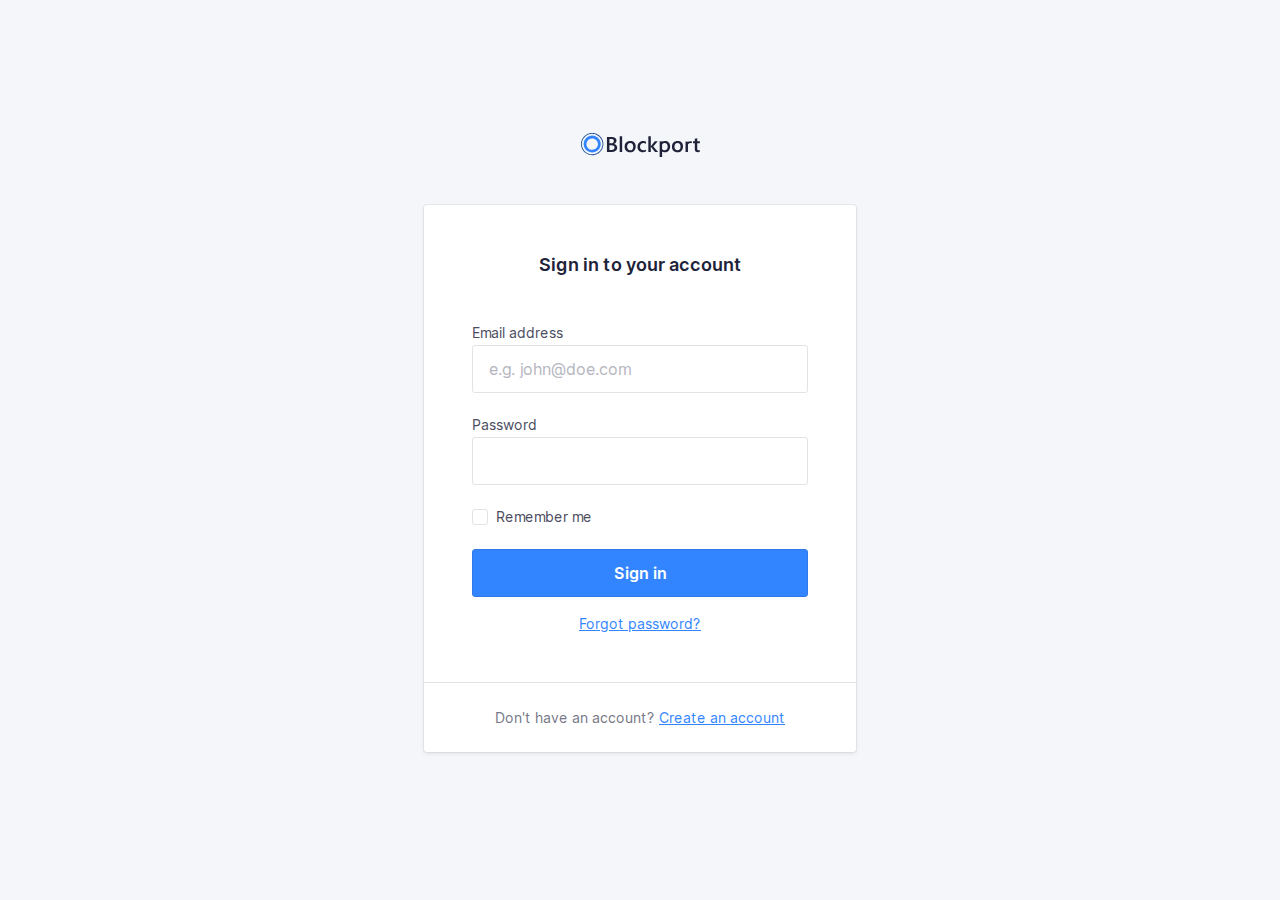
<file: index.html>
<!DOCTYPE html>
<html lang="en">
  <head>
    <meta charset="utf-8" />
    <meta http-equiv="x-ua-compatible" content="ie=edge" />
    <title>Blockport - Sign in</title>
    <meta name="description" content="This is my HTML5 boilerplate." />
    <meta name="viewport" content="width=device-width, initial-scale=1.0" />
    <meta name="theme-color" content="#e85e00" />

    <link rel="icon" href="favicon.svg" />
    <link rel="apple-touch-icon" href="apple-touch-icon.png" />
    <link rel="manifest" href="manifest.json" />

    <link rel="stylesheet" href="css/normalize.css" />
    <link rel="stylesheet" href="css/screen.css" />
  </head>

  <body>
    <section class="o-row o-row--lg o-row--login">
      <div class="o-container u-max-width-xs">
        <h1 class="c-logo">
          <svg class="c-logo__symbol" viewBox="0 0 119 24" xmlns="http://www.w3.org/2000/svg">
            <title>Blockport</title>
            <path
              class="c-logo__path c-logo__path--1"
              d="M25.9496128,18.9917356 L25.9496128,4.04231406 L30.7396633,4.04231406 C32.19945,4.04231406 33.3560606,4.35834712 34.2094949,4.99041321 C35.0252057,5.55089835 35.5052521,6.4769114 35.4896465,7.4598347 C35.5056187,8.25676883 35.2485893,9.03557965 34.7604209,9.6694215 C34.2511175,10.3119823 33.5500641,10.7791057 32.7570539,11.0042975 L32.7570539,11.0459504 C33.6957957,11.1207168 34.5764055,11.5260387 35.2392256,12.1884297 C35.8602694,12.8310744 36.1707912,13.6667769 36.1707912,14.6955372 C36.1979832,15.9155062 35.6268682,17.0730015 34.6382155,17.8016529 C33.6205051,18.5950413 32.3363468,18.9917356 30.7857407,18.9917356 L25.9496128,18.9917356 Z M41.1511616,18.9918689 L38.6990404,18.9918689 L38.6990404,3.18727869 L41.1511616,3.18727869 L41.1511616,18.9918689 Z M49.1105387,19.2396694 C47.4477441,19.2396694 46.1195118,18.741157 45.1258418,17.7441322 C44.1321717,16.7471074 43.6360046,15.4247934 43.6373401,13.7771901 C43.6373401,11.9841322 44.1548767,10.5838017 45.1899495,9.57619833 C46.2250223,8.56859504 47.6200337,8.06479338 49.3749832,8.06479338 C51.0591469,8.06479338 52.3720202,8.55471073 53.3136027,9.53454547 C54.2551852,10.5143802 54.7226376,11.8730579 54.7159596,13.6105785 C54.7159596,15.313719 54.2091077,16.677686 53.195404,17.7024794 C52.1817003,18.7272727 50.8200787,19.2396694 49.1105387,19.2396694 Z M64.9231145,18.4998347 C63.986548,19.011405 62.9292595,19.2667693 61.8599663,19.2396694 C60.2572727,19.2396694 58.9657689,18.7444628 57.9854545,17.7540496 C57.0051402,16.7636364 56.5136477,15.4796694 56.5109764,13.9021488 C56.5109764,12.1434711 57.0385299,10.7312397 58.0936364,9.66545453 C59.1487429,8.59966942 60.5611166,8.0661157 62.3307576,8.06479338 C63.2258904,8.04636779 64.1144193,8.22027864 64.9351347,8.57454547 L64.9351347,10.8277686 C64.2490961,10.2941313 63.4035149,10.0011171 62.5310943,9.99471073 C61.5738178,9.96365776 60.6492491,10.3415166 59.9928283,11.0320661 C59.3330526,11.7236364 59.003165,12.6287603 59.003165,13.747438 C59.003165,14.8661157 59.3136869,15.7381818 59.9347306,16.3636364 C60.5557744,17.0023141 61.3891751,17.3216529 62.4349327,17.3216529 C63.3470917,17.3090469 64.2260005,16.9806241 64.9191077,16.3933884 L64.9191077,18.4998347 L64.9231145,18.4998347 Z M77.1256229,18.9918689 L74.0304209,18.9918689 L69.8393771,13.8605902 L69.7973064,13.8605902 L69.7973064,18.9918689 L67.3451852,18.9918689 L67.3451852,3.18727869 L69.7973064,3.18727869 L69.7973064,13.2039344 L69.8393771,13.2039344 L73.7980303,8.31462295 L76.7349663,8.31462295 L72.2814815,13.4718689 L77.1256229,18.9918689 Z M118.81569,18.8747107 C118.223016,19.1343064 117.578072,19.2557712 116.930522,19.2297521 C114.839007,19.2297521 113.793249,18.2380165 113.793249,16.2545455 L113.793249,10.2128926 L111.990219,10.2128926 L111.990219,8.31669423 L113.793249,8.31669423 L113.793249,5.84528927 L116.235354,5.15702479 L116.235354,8.31669423 L118.81569,8.31669423 L118.81569,10.2128926 L116.235354,10.2128926 L116.235354,15.5504132 C116.235354,16.1824793 116.351549,16.6340496 116.583939,16.905124 C116.81633,17.1761983 117.202312,17.3084298 117.741886,17.3018182 C118.130518,17.3099664 118.50999,17.1844984 118.81569,16.9467769 L118.81569,18.8647934 L118.81569,18.8747107 Z M109.678333,8.12826445 C110.052664,8.12904551 110.426384,8.1582218 110.796212,8.21553718 L110.796212,10.2961983 C110.392833,10.129817 109.958979,10.0480952 109.522071,10.0561983 C108.65244,10.0185786 107.815007,10.3854441 107.258266,11.0479339 C107.143588,11.1960713 107.043624,11.3548242 106.959764,11.5219835 L106.959764,18.9917356 L104.519663,18.9917356 L104.519663,8.37818184 L106.959764,8.66776859 L106.959764,8.67768594 C107.814579,8.30025824 108.742499,8.11272598 109.678333,8.12826445 Z M96.4320707,19.2396694 C94.7692761,19.2396694 93.4410438,18.741157 92.4473737,17.7441322 C91.4537037,16.7471074 90.9575366,15.4247934 90.9588721,13.7771901 C90.9588721,11.9841322 91.4764087,10.5838017 92.5114815,9.57619833 C93.5465543,8.56859504 94.9415657,8.06479338 96.6965152,8.06479338 C98.3806789,8.06479338 99.6935522,8.55471073 100.635135,9.53454547 C101.576717,10.5143802 102.04417,11.8730579 102.037492,13.6105785 C102.037492,15.313719 101.53064,16.677686 100.516936,17.7024794 C99.5032323,18.7272727 98.1416107,19.2396694 96.4320707,19.2396694 Z M87.7494781,9.53454547 C88.6883893,10.5157025 89.1578451,11.873719 89.1578451,13.608595 C89.1591806,15.3117355 88.6523287,16.6757025 87.6372896,17.7004959 C86.6222504,18.7252892 85.258625,19.2376859 83.5464141,19.2376859 C82.7065422,19.2489838 81.8737089,19.0847473 81.1023064,18.7557025 L81.1023064,23.8968595 L78.6622054,23.8968595 L78.6622054,8.31471073 L81.1023064,8.60429752 C81.9552279,8.23296681 82.8792553,8.04891403 83.8108586,8.06479338 C85.5017003,8.06479338 86.8145736,8.55471073 87.7494781,9.53454547 Z M96.5422559,9.99471073 C95.6726247,9.95709108 94.8351921,10.3239565 94.2784512,10.9864463 C93.7241864,11.6476033 93.4470539,12.5580165 93.4470539,13.7176859 C93.4470539,14.8363636 93.7275253,15.7170248 94.288468,16.3596694 C94.8529651,17.0028668 95.6823515,17.3568733 96.5422559,17.3216529 C97.5038721,17.3216529 98.2424466,17.0056198 98.7579798,16.3735537 C99.273513,15.7414876 99.5366216,14.8416529 99.5473064,13.6740496 C99.5473064,12.4998347 99.28954,11.5927273 98.7740067,10.9527273 C98.2584735,10.3127273 97.5145568,9.99338845 96.5422559,9.99471073 Z M28.4438047,6.03570248 L28.4438047,10.286281 L30.0645286,10.286281 C30.9353255,10.286281 31.6178058,10.0833058 32.1119697,9.67735538 C32.6061335,9.27140494 32.8532155,8.69619836 32.8532155,7.95173555 C32.8532155,6.67305785 31.9897643,6.03371902 30.262862,6.03371902 L28.4418013,6.03371902 L28.4438047,6.03570248 Z M28.4438047,12.2796694 L28.4438047,17.0082644 L30.5813973,17.0082644 C31.5163019,17.0082644 32.237514,16.7947108 32.7450337,16.3676033 C33.2602043,15.9259125 33.5416601,15.2742418 33.5083165,14.6003306 C33.5083165,13.0505785 32.4238271,12.2757025 30.2548485,12.2757025 L28.4518182,12.2757025 L28.4438047,12.2796694 Z M49.226734,9.99471073 C48.3571028,9.95709108 47.5196702,10.3239565 46.9629293,10.9864463 C46.4086646,11.6476033 46.131532,12.5580165 46.131532,13.7176859 C46.131532,14.8363636 46.4120034,15.7170248 46.9729461,16.3596694 C47.5370578,17.0036033 48.3664998,17.3583638 49.226734,17.3236364 C50.1883502,17.3236364 50.9269247,17.0076033 51.4424579,16.3755372 C51.9579912,15.7434711 52.2157576,14.8436364 52.2157576,13.6760331 C52.2157576,12.5018182 51.9579912,11.5947107 51.4424579,10.9547107 C50.9269247,10.3147108 50.1883502,9.99471073 49.226734,9.99471073 Z M85.8803367,16.3735537 C86.3958699,15.738843 86.6543043,14.8390083 86.6556397,13.6740496 C86.6556397,12.4985124 86.3978733,11.591405 85.8823401,10.9527273 C85.3668068,10.3140496 84.6282323,9.99471073 83.6666162,9.99471073 C82.796985,9.95709108 81.9595523,10.3239565 81.4028114,10.9864463 C81.2895823,11.124335 81.1896456,11.2724196 81.1043098,11.4287603 L81.1043098,15.9153719 C81.6149937,16.8312057 82.6094895,17.3774459 83.6646128,17.3216529 C84.626229,17.3216529 85.3648035,17.0056198 85.8803367,16.3735537 Z"
            ></path>
            <path
              class="c-logo__path c-logo__path--2"
              d="M11.1988215,19.5867769 C7.72899435,19.5891833 4.59940205,17.5218316 3.26949789,14.3488101 C1.93959376,11.1757885 2.67130845,7.5220381 5.12341434,5.09144786 C7.57552021,2.66085764 11.2650639,1.93214337 14.4714645,3.24513351 C17.6778651,4.55812363 19.7696074,7.65421885 19.771229,11.0895868 C19.7679239,15.7772288 15.9334776,19.5780304 11.1988215,19.5867769 Z M11.1988215,5.38314051 C8.86509736,5.38073339 6.75988968,6.77093308 5.86550131,8.90506387 C4.97111293,11.0391947 5.46382249,13.496632 7.11372873,15.1307206 C8.76363496,16.7648092 11.2455511,17.2534798 13.4013998,16.3687158 C15.5572486,15.4839518 16.962125,13.4001349 16.9605051,11.0895868 C16.9572,7.93949107 14.3805102,5.38572999 11.1988215,5.37917355 L11.1988215,5.38314051 Z"
            ></path>
            <path
              class="c-logo__path c-logo__path--3"
              d="M21.2917845,15.8796694 C21.3118182,15.8380165 21.3358586,15.8023141 21.3558923,15.7606612 C22.6443671,13.0744887 22.7786498,9.98607785 21.7280964,7.20021549 C20.6775431,4.41435317 18.5317957,2.16875244 15.7805219,0.975867769 L15.7805219,0.96 C15.6683333,0.910413222 15.5541414,0.874710744 15.4419529,0.82909091 C15.2937037,0.767603308 15.1434512,0.710082645 14.9931987,0.656528927 C14.792862,0.583140496 14.5925253,0.517685949 14.378165,0.458181816 C14.2319192,0.414545453 14.0856734,0.374876033 13.9394276,0.337190082 C13.7203928,0.281652893 13.501358,0.23338843 13.2823232,0.192396694 C13.1480976,0.16661157 13.0138721,0.144793388 12.8816498,0.124958678 C12.6546016,0.0905785125 12.4275533,0.0634710744 12.2005051,0.0436363637 C12.0762963,0.0337190082 11.9500842,0.0238016529 11.8258754,0.0178512397 C11.5881425,0.00462809917 11.3510774,-0.000661157024 11.1146801,0.00198347107 C10.988468,0.00198347107 10.8622559,0.00198347107 10.7380471,0.0119008265 C10.5076599,0.0218181818 10.2792761,0.0376859504 10.0528956,0.0614876034 C9.9146633,0.0753719009 9.77843434,0.0932231406 9.64220539,0.113057851 C9.44186869,0.142809918 9.22350168,0.176528926 9.01715488,0.218181818 C8.86089226,0.249917356 8.70462963,0.283636364 8.548367,0.321322314 C8.39210438,0.359008265 8.18575758,0.412561983 8.00745791,0.466115701 C7.82915825,0.519669423 7.65286195,0.577190081 7.47656566,0.638677688 C7.30026936,0.70016529 7.17405724,0.747768594 7.02580808,0.807272727 C6.82547138,0.884628098 6.63715488,0.969917355 6.44483165,1.05719008 C6.31861953,1.11471074 6.19441077,1.17421488 6.07220539,1.23768595 C5.87186869,1.34082644 5.67153199,1.45190082 5.47119529,1.56694215 C5.36301347,1.63041322 5.25683502,1.69586777 5.15065657,1.76528926 C4.95165543,1.89752066 4.75666107,2.02975207 4.5656734,2.16198347 C4.46416949,2.23603306 4.36400114,2.31140496 4.26516835,2.38809918 C4.07952302,2.52958678 3.89721661,2.67834711 3.71824916,2.83438017 C3.61607744,2.92363636 3.51791246,3.0168595 3.41774411,3.11008265 C3.25747475,3.26347108 3.10121212,3.42214876 2.94895623,3.5861157 C2.84678451,3.69719008 2.74861953,3.81024794 2.64845118,3.92528926 C2.51021886,4.08793389 2.37599327,4.25454547 2.24777778,4.42512397 C2.15161616,4.55206611 2.05946128,4.68099175 1.96930976,4.82181816 C1.90119529,4.92099175 1.82506734,5.0201653 1.75895623,5.11537188 C1.69284512,5.2105785 1.65878788,5.29190081 1.60670034,5.37917355 C1.53457912,5.49818184 1.46446128,5.61917355 1.40636364,5.74214876 C1.28415825,5.96231406 1.16796296,6.18446282 1.06178451,6.40859504 C1.02372054,6.44826445 0.995673401,6.49586778 0.981649832,6.54148761 C0.967626263,6.58710744 0.939579125,6.65454547 0.915538721,6.71008265 C0.808692479,6.95471075 0.711863077,7.20132232 0.625050505,7.44991735 C0.588989899,7.55438018 0.55426487,7.65884298 0.520875421,7.76330577 C0.444747475,8.00528927 0.377968575,8.24793388 0.320538721,8.49123966 C0.291156005,8.61157023 0.263776655,8.73190084 0.238400673,8.85223141 C0.191655443,9.07966942 0.152255892,9.30710742 0.12020202,9.53454547 C0.10016835,9.67338842 0.0821380471,9.81024795 0.0681144781,9.9490909 C0.0460774411,10.1613223 0.0320538721,10.3715703 0.022037037,10.5838017 C0.022037037,10.7365289 0.010016835,10.8872727 0.010016835,11.04 C0.010016835,11.2383471 0.010016835,11.4366942 0.026043771,11.6350413 C0.026043771,11.7917356 0.0440740741,11.9484297 0.0580976431,12.105124 C0.0761279461,12.3034711 0.104175084,12.5018182 0.132222222,12.7001653 C0.146245791,12.8429752 0.18030303,13.0036364 0.2003367,13.1543802 C0.238400673,13.3527273 0.286481481,13.5510744 0.336565657,13.7494215 C0.380639731,13.8961983 0.406683502,14.0330579 0.446750842,14.1758678 C0.506851852,14.3742149 0.576969697,14.5844628 0.647087542,14.7867769 C0.693164983,14.9157025 0.739242424,15.0446281 0.789326599,15.1715703 C0.871464646,15.3699174 0.963619529,15.5801653 1.05777778,15.7804959 C1.11387205,15.8995041 1.16996633,16.0185124 1.23006734,16.1355372 C1.33223906,16.3338843 1.44242424,16.5322314 1.55461279,16.7166942 C1.62473064,16.8357025 1.69484848,16.9527273 1.76897306,17.0677686 C1.88316498,17.2442975 2.00537037,17.4168595 2.12957912,17.587438 C2.21973064,17.7123967 2.31188552,17.8353719 2.40804714,17.9563636 C2.50420875,18.0773554 2.65646465,18.2519008 2.78468013,18.3966942 C2.91289562,18.5414876 3.02308081,18.6644628 3.14929293,18.7933884 C3.27550505,18.9223141 3.3876936,19.027438 3.51190236,19.1424794 C3.63611111,19.2575206 3.81841751,19.4241322 3.98069024,19.5590082 C4.09287879,19.6522314 4.20907407,19.7434711 4.32727273,19.8327273 C4.50957912,19.9735537 4.69388889,20.1084297 4.88621212,20.2294215 C4.9362963,20.2631405 4.98037037,20.3008265 5.03045455,20.3345455 C7.52290169,21.989742 10.5859073,22.5756212 13.5217147,21.9587191 C16.4575222,21.3418171 19.0161165,19.5746694 20.6146465,17.0598347 L20.6266667,17.0598347 C20.6647306,17.0003306 20.6947811,16.9368595 20.7328451,16.8753719 C20.8149832,16.7424794 20.8911111,16.6036364 20.9692424,16.4647934 C21.0854377,16.2763636 21.1936195,16.08 21.2917845,15.8796694 Z M6.96771044,20.4198347 C6.40765296,20.1694737 5.87129224,19.8701033 5.36501684,19.5252893 C5.18671717,19.4042975 5.01442761,19.2773554 4.84614478,19.1464463 C4.73996633,19.065124 4.63378788,18.9818182 4.53161616,18.8965289 C4.38136364,18.7715703 4.23912458,18.6406612 4.09888889,18.5097521 C3.9586532,18.378843 3.87451178,18.2995041 3.76632997,18.1884297 C3.65814815,18.0773554 3.53794613,17.9444628 3.42976431,17.8214876 C3.32158249,17.6985124 3.19737374,17.5557025 3.08718855,17.4247934 C2.97700337,17.2938843 2.91489899,17.1986777 2.83075758,17.0836364 C2.71656566,16.9249587 2.60237374,16.766281 2.49819865,16.6036364 C2.43008418,16.4965289 2.36597643,16.3894215 2.29786195,16.2803306 C2.19368687,16.1038017 2.09752525,15.9252893 1.9973569,15.7447934 C1.94126263,15.6376859 1.89117845,15.528595 1.83909091,15.4195041 C1.7609596,15.2231405 1.67681818,15.0386777 1.60069024,14.8482644 C1.55461279,14.7332231 1.51454545,14.6161983 1.47247475,14.501157 C1.40436027,14.3127273 1.34025253,14.1242975 1.28415825,13.9319008 C1.24609428,13.8029752 1.2140404,13.6760331 1.18198653,13.5490909 C1.13590909,13.3626446 1.09183502,13.1761983 1.05577441,12.9897521 C1.02973064,12.8429752 1.0076936,12.7140496 0.981649832,12.5771901 C0.953602694,12.3927273 0.92956229,12.2082644 0.911531987,12.0218182 C0.897508418,11.8809918 0.889494949,11.7401653 0.881481481,11.5993388 C0.881481481,11.4109091 0.865454545,11.2224794 0.865454545,11.0340496 C0.865454545,10.8971901 0.865454545,10.7603306 0.877474747,10.6254545 C0.877474747,10.4271074 0.899511785,10.2287603 0.919545455,10.0304132 C0.931565657,9.90743803 0.94959596,9.78247936 0.965622896,9.65950414 C0.995673401,9.44528927 1.03173401,9.23107436 1.07580808,9.01884299 C1.09784512,8.91173555 1.12188552,8.80462812 1.14792929,8.69950414 C1.20402357,8.47074382 1.27080247,8.24330577 1.34826599,8.01719009 C1.37764871,7.9246281 1.408367,7.83206612 1.44042088,7.73950414 C1.52189113,7.50545453 1.61204265,7.2740496 1.71087542,7.04528927 C1.75094276,6.95206611 1.7910101,6.86082645 1.83508418,6.76958679 C1.93525253,6.55537188 2.03542088,6.3490909 2.15762626,6.14479338 C2.21973064,6.03570248 2.27983165,5.92661158 2.34594276,5.81752064 C2.45412458,5.63900825 2.5683165,5.46644628 2.68651515,5.29586778 C2.7686532,5.17685949 2.85279461,5.0598347 2.93893939,4.94479338 C3.06047699,4.7847934 3.18602133,4.62876031 3.31557239,4.47669423 C3.40505612,4.36826447 3.49520763,4.26710742 3.58602694,4.17322312 C3.73026936,4.01983471 3.87718294,3.86842975 4.02676768,3.71900826 C4.11491582,3.63438017 4.20506734,3.55173554 4.29722222,3.47107438 C4.46016275,3.32694215 4.62710998,3.18809917 4.79806397,3.05454545 C4.88754769,2.98446281 4.978367,2.91834711 5.07052189,2.85619835 C5.24815375,2.72396694 5.42912458,2.60099173 5.61343434,2.48727273 C5.71093152,2.42512397 5.80909651,2.36561983 5.90792929,2.30876033 C6.09090349,2.20165289 6.27654882,2.09983471 6.46486532,2.00330579 C6.57705387,1.94644628 6.69057799,1.89157025 6.80543771,1.83867769 C6.98306957,1.75669422 7.16203704,1.67933884 7.34234007,1.60661157 C7.47589785,1.55239669 7.61413018,1.50082645 7.75703704,1.45190082 C7.91864196,1.39504132 8.08225029,1.34214876 8.24786195,1.29322314 C8.41347361,1.24429752 8.57975307,1.2 8.74670034,1.16033058 C8.8896072,1.12595041 9.03318182,1.09421488 9.17742424,1.06512397 C9.36841191,1.02677686 9.56073514,0.994380165 9.75439394,0.967933885 C9.87993826,0.950743802 10.0061504,0.934876033 10.1330303,0.920330577 C10.3440516,0.899173554 10.5557407,0.883966942 10.7680976,0.874710744 L11.1126768,0.874710744 C11.3317116,0.874710744 11.5514141,0.880000001 11.7717845,0.890578513 L12.1143603,0.914380167 C12.3307239,0.932892563 12.5464197,0.958677687 12.7614478,0.991735538 C12.8829854,1.01024793 13.004523,1.0307438 13.1260606,1.05322314 C13.330404,1.09157025 13.5347475,1.13652893 13.7390909,1.18809918 C13.8713131,1.22181818 14.0035354,1.25752066 14.1397643,1.29719008 C14.3320875,1.35404959 14.523743,1.41619835 14.7147306,1.48363636 C14.8509596,1.53322314 14.9851852,1.58479339 15.115404,1.64033058 C17.755199,2.69780719 19.8336285,4.79210648 20.8551251,7.42387715 C21.8766218,10.0556478 21.7496417,12.9890377 20.5044613,15.5246281 C20.4123064,15.7229752 20.3041246,15.8975206 20.207963,16.08 C20.1378451,16.2029752 20.0697306,16.3279339 19.9956061,16.4489256 C17.2731751,20.8198837 11.7011151,22.517402 6.96771044,20.4178512 L6.96771044,20.4198347 Z"
            ></path>
          </svg>
        </h1>
        <form class="c-card" action="#">
          <div class="c-card__body">
            <h2 class="c-card__title">Sign in to your account</h2>
            <p class="c-form-field">
              <label class="c-label" for="username"> Email address </label>
              <input
                class="c-input"
                type="email"
                name="username"
                id="username"
                placeholder="e.g. john@doe.com"
                required
              />
            </p>
            <p class="c-form-field">
              <label class="c-label" for="password"> Password </label>
              <input class="c-input" type="password" name="password" id="password" required />
            </p>
            <p class="c-form-field c-form-field--option">
              <input
                class="o-hide-accessible c-option c-option--hidden"
                type="checkbox"
                id="rememberme"
              />
              <label class="c-label c-label--option c-custom-option" for="rememberme">
                <span class="c-custom-option__fake-input c-custom-option__fake-input--checkbox">
                  <svg
                    class="c-custom-option__symbol"
                    xmlns="http://www.w3.org/2000/svg"
                    viewBox="0 0 9 6.75"
                  >
                    <path
                      d="M4.75,9.5a1,1,0,0,1-.707-.293l-2.25-2.25A1,1,0,1,1,3.207,5.543L4.75,7.086,8.793,3.043a1,1,0,0,1,1.414,1.414l-4.75,4.75A1,1,0,0,1,4.75,9.5"
                      transform="translate(-1.5 -2.75)"
                    />
                  </svg>
                </span>
                Remember me
              </label>
            </p>
            <p class="u-mb-md">
              <!-- Input type button
                                <input type="submit" class="o-button-reset c-button" value="Sign in"/>
                            -->
              <!-- Button -->
              <button type="submit" class="o-button-reset c-button">Sign in</button>
            </p>
            <p class="u-text-sm u-align-text-center">
              <a href="#!"> Forgot password? </a>
            </p>
          </div>
          <div class="c-card__footer">
            <p class="u-align-text-center u-text-sm u-color-neutral-dark">
              Don't have an account? <a href="#">Create an account</a>
            </p>
          </div>
        </form>
      </div>
    </section>
  </body>
</html>
</file>
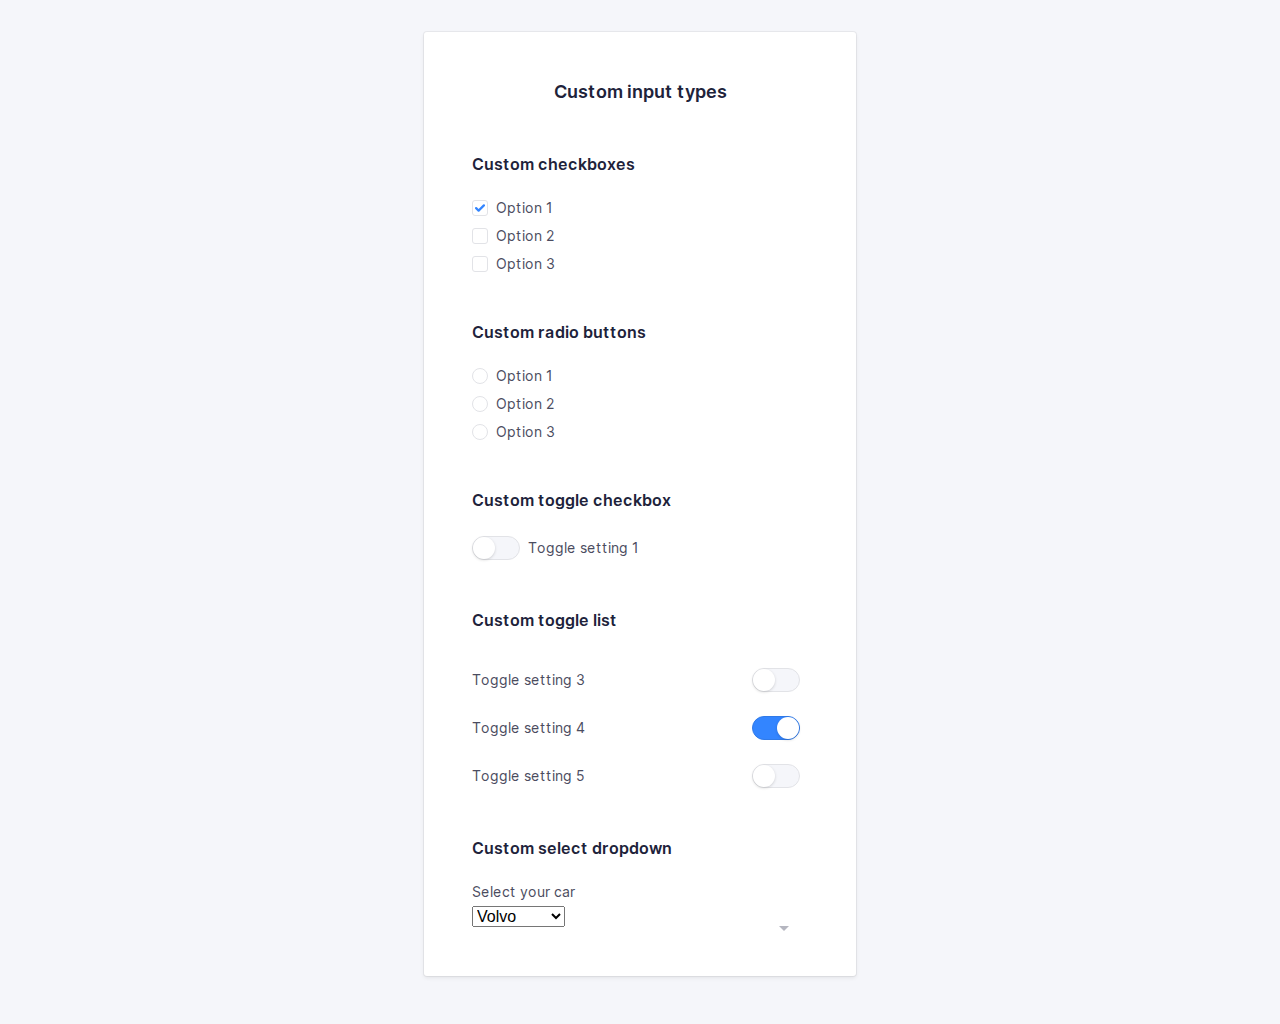
<file: inputs.html>
<!DOCTYPE html>
<html lang="en">
  <head>
    <meta charset="utf-8" />
    <meta http-equiv="x-ua-compatible" content="ie=edge" />
    <title>Blockport - Custom input types</title>
    <meta name="description" content="This is my HTML5 boilerplate." />
    <meta name="viewport" content="width=device-width, initial-scale=1.0" />
    <meta name="msapplication-TileColor" content="#3385FF" />
    <meta name="theme-color" content="#3385FF" />

    <link rel="apple-touch-icon" sizes="180x180" href="apple-touch-icon.png" />
    <link rel="icon" type="image/png" sizes="32x32" href="favicon-32x32.png" />
    <link rel="icon" type="image/png" sizes="16x16" href="favicon-16x16.png" />
    <link rel="manifest" href="site.webmanifest" />
    <link rel="mask-icon" href="safari-pinned-tab.svg" color="#3385FF" />

    <link rel="stylesheet" href="css/normalize.css" />
    <link rel="stylesheet" href="css/screen.css" />
    <script type="text/javascript">
      function togglePassword() {
        var passwordInput = document.querySelector('.js-password-input');

        if (passwordInput.type === 'password') {
          passwordInput.type = 'text';
        } else {
          passwordInput.type = 'password';
        }
      }
    </script>
  </head>
  <body>
    <section class="o-row o-row--lg o-row--login o-row--beta">
      <div class="o-container u-max-width-xs">
        <form class="c-card" action="#">
          <div class="c-card__body">
            <h2 class="c-card__title">Custom input types</h2>
            <div class="o-section">
              <!-- Custom checkboxes -->
              <h5>Custom checkboxes</h5>
              <ul class="o-list c-option-list">
                <li class="c-form-field c-form-field--option c-option-list__item">
                  <input
                    class="o-hide-accessible c-option c-option--hidden"
                    type="checkbox"
                    id="checkbox1"
                    checked
                  />
                  <label class="c-label c-label--option c-custom-option" for="checkbox1">
                    <span class="c-custom-option__fake-input c-custom-option__fake-input--checkbox">
                      <svg
                        class="c-custom-option__symbol"
                        xmlns="http://www.w3.org/2000/svg"
                        viewBox="0 0 9 6.75"
                      >
                        <path
                          d="M4.75,9.5a1,1,0,0,1-.707-.293l-2.25-2.25A1,1,0,1,1,3.207,5.543L4.75,7.086,8.793,3.043a1,1,0,0,1,1.414,1.414l-4.75,4.75A1,1,0,0,1,4.75,9.5"
                          transform="translate(-1.5 -2.75)"
                        />
                      </svg>
                    </span>
                    Option 1
                  </label>
                </li>
                <li class="c-form-field c-form-field--option c-option-list__item">
                  <input
                    class="o-hide-accessible c-option c-option--hidden"
                    type="checkbox"
                    id="checkbox2"
                  />
                  <label class="c-label c-label--option c-custom-option" for="checkbox2">
                    <span class="c-custom-option__fake-input c-custom-option__fake-input--checkbox">
                      <svg
                        class="c-custom-option__symbol"
                        xmlns="http://www.w3.org/2000/svg"
                        viewBox="0 0 9 6.75"
                      >
                        <path
                          d="M4.75,9.5a1,1,0,0,1-.707-.293l-2.25-2.25A1,1,0,1,1,3.207,5.543L4.75,7.086,8.793,3.043a1,1,0,0,1,1.414,1.414l-4.75,4.75A1,1,0,0,1,4.75,9.5"
                          transform="translate(-1.5 -2.75)"
                        />
                      </svg>
                    </span>
                    Option 2
                  </label>
                </li>
                <li class="c-form-field c-form-field--option c-option-list__item">
                  <input
                    class="o-hide-accessible c-option c-option--hidden"
                    type="checkbox"
                    id="checkbox3"
                  />
                  <label class="c-label c-label--option c-custom-option" for="checkbox3">
                    <span class="c-custom-option__fake-input c-custom-option__fake-input--checkbox">
                      <svg
                        class="c-custom-option__symbol"
                        xmlns="http://www.w3.org/2000/svg"
                        viewBox="0 0 9 6.75"
                      >
                        <path
                          d="M4.75,9.5a1,1,0,0,1-.707-.293l-2.25-2.25A1,1,0,1,1,3.207,5.543L4.75,7.086,8.793,3.043a1,1,0,0,1,1.414,1.414l-4.75,4.75A1,1,0,0,1,4.75,9.5"
                          transform="translate(-1.5 -2.75)"
                        />
                      </svg>
                    </span>
                    Option 3
                  </label>
                </li>
              </ul>
            </div>
            <div class="o-section">
              <!-- Custom radio buttons -->
              <h5>Custom radio buttons</h5>
              <ul class="o-list c-option-list">
                <li class="c-form-field c-form-field--option c-option-list__item">
                  <input
                    class="o-hide-accessible c-option c-option--hidden"
                    type="radio"
                    name="radios"
                    id="radio1"
                  />
                  <label class="c-label c-label--option c-custom-option" for="radio1">
                    <span class="c-custom-option__fake-input c-custom-option__fake-input--radio">
                      <span class="c-custom-option__symbol"></span>
                    </span>
                    Option 1
                  </label>
                </li>
                <li class="c-form-field c-form-field--option c-option-list__item">
                  <input
                    class="o-hide-accessible c-option c-option--hidden"
                    type="radio"
                    name="radios"
                    id="radio2"
                  />
                  <label class="c-label c-label--option c-custom-option" for="radio2">
                    <span class="c-custom-option__fake-input c-custom-option__fake-input--radio">
                      <span class="c-custom-option__symbol"></span>
                    </span>
                    Option 2
                  </label>
                </li>
                <li class="c-form-field c-form-field--option c-option-list__item">
                  <input
                    class="o-hide-accessible c-option c-option--hidden"
                    type="radio"
                    name="radios"
                    id="radio3"
                  />
                  <label class="c-label c-label--option c-custom-option" for="radio3">
                    <span class="c-custom-option__fake-input c-custom-option__fake-input--radio">
                      <span class="c-custom-option__symbol"></span>
                    </span>
                    Option 3
                  </label>
                </li>
              </ul>
            </div>
            <div class="o-section">
              <!-- Custom toggle checkboxes -->
              <h5>Custom toggle checkbox</h5>
              <p class="c-form-field c-form-field--option">
                <input
                  class="o-hide-accessible c-option c-option--hidden"
                  type="checkbox"
                  id="toggle1"
                />
                <label class="c-label c-label--option c-custom-toggle" for="toggle1">
                  <span class="c-custom-toggle__fake-input"> </span>
                  Toggle setting 1
                </label>
              </p>
            </div>
            <div class="o-section">
              <h5>Custom toggle list</h5>
              <ul class="o-list c-toggle-list">
                <li class="c-form-field c-form-field--option c-toggle-list__item">
                  <input
                    class="o-hide-accessible c-option c-option--hidden"
                    type="checkbox"
                    id="toggle3"
                  />
                  <label
                    class="c-label c-label--option c-custom-toggle c-custom-toggle--inverted"
                    for="toggle3"
                  >
                    <span class="c-custom-toggle__fake-input"> </span>
                    Toggle setting 3
                  </label>
                </li>
                <li class="c-form-field c-form-field--option c-toggle-list__item">
                  <input
                    class="o-hide-accessible c-option c-option--hidden"
                    type="checkbox"
                    id="toggle4"
                    checked
                  />
                  <label
                    class="c-label c-label--option c-custom-toggle c-custom-toggle--inverted"
                    for="toggle4"
                  >
                    <span class="c-custom-toggle__fake-input"> </span>
                    Toggle setting 4
                  </label>
                </li>
                <li class="c-form-field c-form-field--option c-toggle-list__item">
                  <input
                    class="o-hide-accessible c-option c-option--hidden"
                    type="checkbox"
                    id="toggle5"
                  />
                  <label
                    class="c-label c-label--option c-custom-toggle c-custom-toggle--inverted"
                    for="toggle5"
                  >
                    <span class="c-custom-toggle__fake-input"> </span>
                    Toggle setting 5
                  </label>
                </li>
              </ul>
            </div>
            <div class="o-section">
              <!-- Custom select -->
              <h5>Custom select dropdown</h5>
              <p class="c-form-field">
                <label class="c-label" for="select1"> Select your car </label>
                <span class="c-custom-select">
                  <select class="c-custom-select__input" class="" name="select1" id="select1">
                    <option value="volvo">Volvo</option>
                    <option value="saab">Saab</option>
                    <option value="mercedes">Mercedes</option>
                    <option value="audi">Audi</option>
                  </select>
                  <svg
                    class="c-custom-select__symbol"
                    xmlns="http://www.w3.org/2000/svg"
                    viewBox="0 0 24 24"
                  >
                    <path d="M7,10l5,5,5-5Z" />
                  </svg>
                </span>
              </p>
            </div>
          </div>
        </form>
      </div>
    </section>
  </body>
</html>
</file>
<file: css/screen.css>
/*------------------------------------*\
#FONTS
\*------------------------------------*/

@font-face {
  font-family: 'Inter Web';
  font-weight: 400;
  src: url('../fonts/Inter-Regular.woff2') format('woff2');
}

@font-face {
  font-family: 'Inter Web';
  font-weight: 600;
  src: url('../fonts/Inter-SemiBold.woff2') format('woff2');
}

/*------------------------------------*\
#Variables
\*------------------------------------*/

:root {
  /* colors */
  --global-color-alpha-h: 216deg;
  --global-color-alpha-s: 100%;
  --global-color-alpha-l: 60%;
  --global-color-alpha-hsl: var(--global-color-alpha-h) var(--global-color-alpha-s)
    var(--global-color-alpha-l);
  --global-color-alpha: hsl(var(--global-color-alpha-hsl));
  --global-color-alpha-light: hsl(var(--global-color-alpha-h) 100% 65%);
  --global-color-alpha-dark: hsl(var(--global-color-alpha-h) 80% 55%);
  --global-color-alpha-x-dark: hsl(var(--global-color-alpha-h) 65% 35%);
  --global-color-alpha-transparent: hsl(var(--global-color-alpha-hsl) / 0.75);
  --global-color-alpha-x-transparent: hsl(var(--global-color-alpha-hsl) / 0.3);

  --global-color-neutral-xxxx-light: #f5f6fa;
  --global-color-neutral-xxx-light: #e2e3e7;
  --global-color-neutral-xx-light: #caccd4;
  --global-color-neutral-x-light: #b5b6c0;
  --global-color-neutral-light: #a0a1ad;
  --global-color-neutral: #8b8c9a;
  --global-color-neutral-dark: #757787;
  --global-color-neutral-x-dark: #606274;
  --global-color-neutral-xx-dark: #4b4c60;
  --global-color-neutral-xxx-dark: #35374d;
  --global-color-neutral-xxxx-dark: #20223a;

  /* border stuff */
  --global-borderRadius: 3px;
  --global-borderWidth: 1px;

  /* transitions */
  --global-transitionTiming-alpha: 0.1s ease-out;

  /* Baseline settings */
  --global-baseline: 8px;
  --global-whitespace: calc(var(--global-baseline) * 3);
  /* = 24px */

  --global-whitespace-xs: calc(var(--global-baseline) / 2);
  /* = 4px */
  --global-whitespace-sm: calc(var(--global-baseline) * 1);
  /*  = 8px */
  --global-whitespace-md: calc(var(--global-baseline) * 2);
  /*  = 16px */
  --global-whitespace-lg: calc(var(--global-baseline) * 4);
  /*  = 32px */
  --global-whitespace-xl: calc(var(--global-whitespace) * 2);
  /*  = 48px */
  --global-whitespace-xxl: calc(var(--global-whitespace) * 3);
  /*  = 72px */

  --global-input-backgroundColor: White;
  --global-input-color: var(--global-color-neutral-xxxx-dark);
  --global-input-borderColor: var(--global-color-neutral-xxx-light);
  --global-input-hover-borderColor: var(--global-color-neutral-xx-light);
  --global-input-focus-borderColor: var(--global-color-alpha);
  --global-input-boxShadow: 0 0 0 3px var(--global-color-alpha-x-transparent);

  --global-page-color: var(--global-color-neutral-xxxx-dark);
  --global-page-backgroundColor: var(--global-color-neutral-xxxx-light);
}

@media (prefers-color-scheme: dark) {
  :root {
    --global-page-color: White;
    --global-page-backgroundColor: var(--global-color-neutral-xxxx-dark);
  }
}

/*------------------------------------*\
#GENERIC
\*------------------------------------*/

/*
    Generic: Page
    ---
    Global page styles + universal box-sizing:
*/

html {
  line-height: 1.5;
  font-family: 'Inter Web', Helvetica, arial, sans-serif;
  color: var(--global-color-neutral-xxxx-dark);
  background-color: var(--global-color-neutral-xxxx-light);

  color: var(--global-page-color);
  background-color: var(--global-page-backgroundColor);
  box-sizing: border-box;
  -webkit-font-smoothing: antialiased;
  -moz-osx-font-smoothing: grayscale;
}

html {
  color: var(--global-page-color);
  background-color: var(--global-page-backgroundColor);
}

*,
*:before,
*:after {
  box-sizing: inherit;
}

/*
* Remove text-shadow in selection highlight:
* https://twitter.com/miketaylr/status/12228805301
*
* Customize the background color to match your design.
*/

::selection {
  background: var(--global-color-alpha);
  color: white;
  text-shadow: none;
}

/*------------------------------------*\
#Elements
\*------------------------------------*/

/*
Elements: Images
---
Default markup for images to make them responsive
*/

img {
  max-width: 100%;
  vertical-align: top;
}

/*
    Elements: typography
    ---
    Default markup for typographic elements
*/

h1,
h2,
h3 {
  font-weight: 700;
}

h1 {
  font-size: 36px;
  line-height: calc(var(--global-baseline) * 6);
  margin: 0 0 var(--global-whitespace);
}

h2 {
  font-size: 32px;
  line-height: calc(var(--global-baseline) * 5);
  margin: 0 0 var(--global-whitespace);
}

h3 {
  font-size: 26px;
  line-height: calc(var(--global-baseline) * 4);
  margin: 0 0 var(--global-whitespace);
}

h4,
h5,
h6 {
  font-size: 16px;
  font-weight: 600;
  line-height: calc(var(--global-baseline) * 3);
  margin: 0 0 var(--global-whitespace);
}

p,
ol,
ul,
dl,
table,
address,
figure {
  margin: 0 0 var(--global-whitespace);
}

ul,
ol {
  padding-left: var(--global-whitespace);
}

li ul,
li ol {
  margin-bottom: 0;
}

blockquote {
  font-style: normal;
  font-size: 23px;
  line-height: calc(var(--global-baseline) * 6);
  margin: 0 0 var(--global-whitespace);
}

blockquote * {
  font-size: inherit;
  line-height: inherit;
}

figcaption {
  font-weight: 400;
  font-size: 12px;
  line-height: calc(var(--global-baseline) * 2);
  margin-top: var(--global-whitespace-xxs);
}

hr {
  border: 0;
  height: var(--global-borderWidth);
  background: LightGrey;
  margin: 0 0 var(--global-whitespace);
}

a,
a:visited {
  transition: all var(--global-transitionTiming-alpha);
  color: var(--global-color-alpha);
  outline-color: var(--global-link-BoxShadowColor);
  outline-width: medium;
  outline-offset: 2px;
}

a:hover,
a:focus {
  color: var(--global-color-alpha-light);
}

a:active {
  color: var(--global-color-alpha-dark);
}

label,
input {
  display: block;
}

input::placeholder {
  color: var(--global-color-neutral-x-light);
}

/*------------------------------------*\
#OBJECTS
\*------------------------------------*/

/*
    Objects: Row
    ---
    Creates a horizontal row that stretches the viewport and adds padding around children
*/

.o-row {
  display: flow-root;
  position: relative;
  padding: var(--global-whitespace) var(--global-whitespace) 0;
}

.o-row--login {
  min-height: 100vh;
  display: flex;
  align-items: center;
}

/* size modifiers */

.o-row--lg {
  padding-top: var(--global-whitespace-lg);
  padding-bottom: var(--global-whitespace);
}

@media (min-width: 768px) {
  .o-row {
    padding-left: var(--global-whitespace-lg);
    padding-right: var(--global-whitespace-lg);
  }
}

/*
    Objects: Container
    ---
    Creates a horizontal container that sets de global max-width
*/

.o-container {
  margin-left: auto;
  margin-right: auto;
  max-width: 79.5em;
  /* 79.5 * 16px = 1272 */
  width: 100%;
}

/*
    Objects: section
    ---
    Creates vertical whitespace between adjacent sections inside a row
*/

.o-section {
  display: flow-root;
  position: relative;
}

.o-section + .o-section {
  padding-top: var(--global-whitespace);
}

@media (min-width: 768px) {
  .o-section--lg + .o-section--lg,
  .o-section--xl + .o-section--xl {
    padding-top: var(--global-whitespace-lg);
  }
}

@media (min-width: 992px) {
  .o-section--xl + .o-section--xl {
    padding-top: var(--global-whitespace-xxl);
  }
}

/*
    Objects: Layout
    ---
    The layout object provides us with a column-style layout system. This object
    contains the basic structural elements, but classes should be complemented
    with width utilities
*/

.o-layout {
  display: flex;
  flex-wrap: wrap;
}

.o-layout__item {
  width: 100%;
}

/* gutter modifiers, these affect o-layout__item too */

.o-layout--gutter {
  margin: 0 -12px;
}

.o-layout--gutter > .o-layout__item {
  padding: 0 12px;
}

.o-layout--gutter-sm {
  margin: 0 -6px;
}

.o-layout--gutter-sm > .o-layout__item {
  padding: 0 6px;
}

.o-layout--gutter-lg {
  margin: 0 calc(var(--global-whitespace) * -1);
}

.o-layout--gutter-lg > .o-layout__item {
  padding: 0 var(--global-whitespace);
}

.o-layout--gutter-xl {
  margin: 0 calc(var(--global-whitespace-lg) * -1);
}

.o-layout--gutter-xl > .o-layout__item {
  padding: 0 var(--global-whitespace-lg);
}

/* reverse horizontal row modifier */

.o-layout--row-reverse {
  flex-direction: row-reverse;
}

/* Horizontal alignment modifiers*/

.o-layout--justify-start {
  justify-content: flex-start;
}

.o-layout--justify-end {
  justify-content: flex-end;
}

.o-layout--justify-center {
  justify-content: center;
}

.o-layout--justify-space-around {
  justify-content: space-around;
}

.o-layout--justify-space-evenly {
  justify-content: space-evenly;
}

.o-layout--justify-space-between {
  justify-content: space-between;
}

/* Vertical alignment modifiers */

.o-layout--align-start {
  align-items: flex-start;
}

.o-layout--align-end {
  align-items: flex-end;
}

.o-layout--align-center {
  align-items: center;
}

.o-layout--align-baseline {
  align-items: baseline;
}

/* Vertical alignment modifiers that only work if there is one than one flex item */

.o-layout--align-content-start {
  align-content: start;
}

.o-layout--align-content-end {
  align-content: end;
}

.o-layout--align-content-center {
  align-content: center;
}

.o-layout--align-content-space-around {
  align-content: space-around;
}

.o-layout--align-content-space-between {
  align-content: space-between;
}

/*
    Objects: List
    ---
    Small reusable object to remove default list styling from lists
*/

.o-list {
  list-style: none;
  padding: 0;
}

/*
    Object: Button reset
    ---
    Small button reset object
*/

.o-button-reset {
  border: none;
  margin: 0;
  padding: 0;
  width: auto;
  overflow: visible;
  background: transparent;

  /* inherit font & color from ancestor */
  color: inherit;
  font: inherit;

  /* Normalize `line-height`. Cannot be changed from `normal` in Firefox 4+. */
  line-height: normal;

  /* Corrects font smoothing for webkit */
  -webkit-font-smoothing: inherit;
  -moz-osx-font-smoothing: inherit;

  /* Corrects inability to style clickable `input` types in iOS */
  -webkit-appearance: none;
}

/*
    Object: Hide accessible
    ---
    Accessibly hide any element
*/

.o-hide-accessible {
  position: absolute;
  width: 1px;
  height: 1px;
  padding: 0;
  margin: -1px;
  overflow: hidden;
  clip: rect(0, 0, 0, 0);
  border: 0;
}

/*------------------------------------*\
#COMPONENTS
\*------------------------------------*/

/*
    Component: Logo
    ---
    Website main logo
*/

.c-logo {
  height: var(--global-whitespace);
  display: flex;
  align-items: center;
  justify-content: center;
  margin-bottom: var(--global-whitespace-xl);
}

.c-logo__symbol {
  height: 100%;
}

.c-logo__path--1 {
  fill: var(--logo__path--1--fill, var(--global-color-neutral-xxxx-dark));
}

.c-logo__path--2 {
  fill: var(--logo__path--2--fill, var(--global-color-alpha));
}

.c-logo__path--3 {
  fill: var(--logo__path--3--fill, var(--global-color-alpha-x-dark));
}

@media (prefers-color-scheme: dark) {
  .c-logo {
    --logo__path--1--fill: White;
    --logo__path--2--fill: var(--logo__path--1--fill);
    --logo__path--3--fill: var(--logo__path--1--fill);
  }
}

/*
    Component: Card
    ---
    Card with box shadow
*/

.c-card {
  background-color: White;
  margin-bottom: var(--global-whitespace);
  border-radius: var(--global-borderRadius);
  box-shadow: 0 0 0 var(--global-borderWidth) rgba(0, 0, 0, 0.05), 0 2px 4px rgba(0, 0, 0, 0.075);
  overflow: hidden;
}

@media (prefers-color-scheme: dark) {
  .c-card {
    background-color: var(--global-color-neutral-xxx-dark);
  }
}

/* Add padding to child for more flexibility */
.c-card__body,
.c-card__footer {
  padding: var(--global-whitespace);
}

.c-card__footer {
  text-align: center;
  border-top: var(--global-borderWidth) solid var(--global-color-neutral-xxx-light);
}

.c-card__title {
  text-align: center;
  font-size: 18px;
  line-height: calc(var(--global-baseline) * 3);
  font-weight: 600;
}

/* This allows c-card__body and __footer to have equal padding everywhere */

.c-card__body > *:last-child,
.c-card__footer > *:last-child,
.c-card__body > *:last-child > *:last-child,
.c-card__footer > *:last-child > *:last-child {
  margin-bottom: 0;
}

@media (min-width: 27em) {
  .c-card__body {
    padding: var(--global-whitespace-xl);
  }

  .c-card__title {
    margin-bottom: var(--global-whitespace-xl);
  }
}

/*
    Component: Forms
    ---
    Everything form related here
*/

.c-form-field--option {
  display: flex;
  align-items: center;
}

/*
    Component: Input
    ---
    Class to put on all input="text" like form inputs
*/

.c-input {
  -webkit-appearance: none;
  -moz-appearance: none;
  appearance: none;
  width: 100%;
  border: var(--global-borderWidth) solid var(--global-input-borderColor);
  border-radius: var(--global-borderRadius);
  color: var(--global-input-color);
  background-color: var(--global-input-backgroundColor);
  font-family: inherit;
  font-size: 16px;
  line-height: calc(var(--global-baseline) * 3);
  padding: calc(var(--global-baseline) * 1.5 - var(--global-borderWidth))
    var(--global-whitespace-md);
  outline: none;
  transition: border var(--global-transitionTiming-alpha);
}

@media (prefers-color-scheme: dark) {
  .c-input {
    background-color: var(--global-color-neutral-xxxx-dark);
    color: white;
    border-color: var(--global-color-neutral-xxxx-dark);
  }
}

.c-input:hover {
  border-color: var(--global-color-neutral-xx-light);
}

.c-input:focus,
.c-input:active {
  border-color: var(--global-color-alpha);
  box-shadow: 0 0 0 3px var(--global-color-alpha-x-transparent);
}

/* 

    option input for checkboxes and radio buttons
    
*/

.c-option {
  margin-right: var(--global-whitespace-sm);
}

.c-custom-option {
  display: flex;
  align-items: center;
  --custom-option-borderColor: var(--global-input-borderColor);
  --custom-option-focus-borderColor: var(--global-input-focus-borderColor);
  --custom-option-hover-borderColor: var(--global-input-hover-borderColor);
  --custom-option-input-Color: var(--global-input-color);
}

.c-custom-option__symbol {
  opacity: 0;
  transition: opacity var(--global-transitionTiming-alpha);
}

.c-custom-option__fake-input {
  display: flex;
  width: calc(var(--global-baseline) * 2);
  height: calc(var(--global-baseline) * 2);

  border: var(--global-borderWidth) solid var(--custom-option-borderColor);

  margin-right: var(--global-whitespace-sm);

  border-radius: var(--global-borderRadius);

  align-items: center;
  justify-content: center;
}
.c-custom-option:hover {
  --custom-option-borderColor: var(--custom-option-hover-borderColor);
}

.c-custom-option__fake-input--radio {
  border-radius: 100%;
}

.c-custom-option__fake-input--checkbox .c-custom-option__symbol {
  /* Stuff for the checkbox icon... */
  width: calc(var(--global-baseline) * 1.25);
  height: calc(var(--global-baseline) * 1.25);
  fill: var(--global-color-alpha);
}

.c-custom-option__fake-input--radio .c-custom-option__symbol {
  /* Stuff for the radio button icon... */
  width: calc(var(--global-baseline) * 0.75);
  height: calc(var(--global-baseline) * 0.75);
  background-color: var(--global-color-alpha);
  border-radius: 100%;
}

.c-option--hidden:focus + .c-label .c-custom-option__fake-input {
  border-color: var(--custom-option-focus-borderColor);
}

.c-option--hidden:checked + .c-custom-option .c-custom-option__symbol {
  opacity: 1;
}

.c-option-list {
  margin-bottom: calc(var(--global-baseline) * 3);
}

.c-option-list__item {
  margin-bottom: calc(var(--global-baseline) * 1.5);
}

/*
    Component: Label
    ---
    Class to put on all form labels
*/

.c-label {
  margin-bottom: 0;
  font-size: 14px;
  padding-bottom: var(--global-whitespace-xs);
  line-height: calc(var(--global-baseline) * 2);
  color: var(--global-color-neutral-xx-dark);
}

@media (prefers-color-scheme: dark) {
  .c-label {
    color: var(--global-color-neutral-x-light);
  }
}

.c-label--option {
  padding-bottom: 0;
}

/*
    Component: Button
    ---
    Class to put on form buttons or
*/

.c-button {
  font-size: 16px;
  font-weight: 700;
  border-radius: var(--global-borderRadius);
  border: var(--global-borderWidth) solid var(--global-color-alpha-dark);
  background-color: var(--global-color-alpha);
  color: #fff;
  padding: calc(var(--global-baseline) * 1.5 - var(--global-borderWidth))
    var(--global-whitespace-md);
  line-height: calc(var(--global-baseline) * 3);
  width: 100%;
  outline: none;
  transition: all var(--global-transitionTiming-alpha);
}

.c-button:hover {
  background-color: var(--global-color-alpha-light);
}

.c-button:focus {
  box-shadow: 0 0 0 3px var(--global-color-alpha-x-transparent);
}

.c-button:active {
  background-color: var(--global-color-alpha-dark);
  box-shadow: none;
}

/*

    toggle button

*/
.c-custom-toggle {
  display: flex;
  align-items: center;
}
.c-custom-toggle__fake-input {
  display: block;
  border: var(--global-borderWidth) solid var(--global-input-borderColor);
  height: calc(var(--global-baseline) * 3);
  width: calc(var(--global-baseline) * 6);
  border-radius: calc(var(--global-baseline) * 3);
  margin-right: var(--global-whitespace-sm);
  background-color: var(--global-color-neutral-xxxx-light);
}

@media (prefers-color-scheme: dark) {
  .c-custom-option__fake-input {
    background-color: var(--global-color-neutral-xxxx-dark);
    border-color: var(--global-color-neutral-xxxx-dark);
  }
}

.c-custom-toggle__fake-input::after {
  content: '';
  display: block;
  width: 22px;
  height: 22px;
  background-color: #fff;
  border-radius: 999px;
  box-shadow: 0 1px 3px rgba(0, 0, 0, 0.16);
  transition: all var(--global-transitionTiming-alpha);
}

.c-option--hidden:checked + .c-custom-toggle .c-custom-toggle__fake-input {
  background-color: var(--global-color-alpha);
  border-color: var(--global-color-alpha-dark);
}

.c-option--hidden:checked + .c-custom-toggle .c-custom-toggle__fake-input::after {
  transform: translateX(24px);
}

.c-option--hidden:focus + .c-custom-toggle .c-custom-toggle__fake-input {
  border-color: var(--global-color-alpha-dark);
  box-shadow: var(--global-input-boxShadow);
}

.c-option--hidden:active + .c-custom-toggle .c-custom-toggle__fake-input::after {
  width: 30px;
}

.c-option--hidden:active:checked + .c-custom-toggle .c-custom-toggle__fake-input::after {
  width: 30px;
  transform: translateX(16px);
}

.c-toggle-list__item {
  margin-bottom: calc(var(--global-baseline) * 1.5);
  padding-top: calc(var(--global-baseline) * 1.5);
}

.c-custom-toggle--inverted {
  display: flex;
  flex-direction: row-reverse;
  width: 100%;
  justify-content: space-between;
}

/*

    select
    
*/
.c-custom-select {
  display: block;
  position: relative;
}

.c-custom-select__symbol {
  width: calc(var(--global-baseline) * 3);
  height: calc(var(--global-baseline) * 3);
  fill: var(--global-color-neutral-x-light);
  position: absolute;
  right: 12px;
  top: 12px;
  pointer-events: none;
}
/*------------------------------------*\
#UTILITIES
\*------------------------------------*/

/*
    Utilities: color
    ---
    Utility classes to put specific colors onto elements
*/

.u-color-neutral {
  color: var(--global-color-neutral);
}

.u-color-neutral-dark {
  color: var(--global-color-neutral-dark);
}

/*
    Utilities: spacing
    ---
    Utility classes to put specific margins and paddings onto elements
*/

.u-pt-clear {
  padding-top: 0 !important;
}

.u-mb-clear {
  margin-bottom: 0 !important;
}

.u-mb-xs {
  margin-bottom: var(--global-whitespace-xs) !important;
}

.u-mb-sm {
  margin-bottom: var(--global-whitespace-sm) !important;
}

.u-mb-md {
  margin-bottom: var(--global-whitespace-md) !important;
}

.u-mb-lg {
  margin-bottom: var(--global-whitespace-lg) !important;
}

.u-mb-xl {
  margin-bottom: var(--global-whitespace-xl) !important;
}

.u-mb-xl {
  margin-bottom: var(--global-whitespace-xl) !important;
}

/*
    Utilities: max-width
    ---
    Utility classes to put specific max widths onto elements
*/

.u-max-width-xs {
  max-width: 27em !important;
}

.u-max-width-sm {
  max-width: 39em !important;
}

.u-max-width-md {
  max-width: 50em !important;
}

.u-max-width-lg {
  max-width: 63.5em !important;
}

.u-max-width-none {
  max-width: none !important;
}

/*
    Utilities: align
    ---
    Utility classes align text or components
*/

.u-align-text-center {
  text-align: center;
}

.u-align-center {
  margin: 0 auto;
}

/*
    Utilities: text
    Utility classes to create smaller or bigger test
*/

.u-text-sm {
  font-size: 14px;
}

/*
    Utility: Widths
    ---
    Utility classes to put specific widths onto elements
    Will be mostly used on o-layout__item
*/

.u-width-auto {
  width: auto !important;
}

.u-1-of-2 {
  width: 50% !important;
}

.u-1-of-3 {
  width: 33.3333333333% !important;
}

.u-2-of-3 {
  width: 66.6666666667% !important;
}

.u-1-of-4 {
  width: 25% !important;
}

.u-3-of-4 {
  width: 75% !important;
}

.u-1-of-5 {
  width: 20% !important;
}

.u-2-of-5 {
  width: 40% !important;
}

.u-3-of-5 {
  width: 60% !important;
}

.u-4-of-5 {
  width: 80% !important;
}

.u-1-of-6 {
  width: 16.6666666667% !important;
}

.u-5-of-6 {
  width: 83.3333333333% !important;
}

@media (min-width: 576px) {
  .u-1-of-2-bp1 {
    width: 50% !important;
  }

  .u-1-of-3-bp1 {
    width: 33.3333333333% !important;
  }

  .u-2-of-3-bp1 {
    width: 66.6666666667% !important;
  }

  .u-1-of-4-bp1 {
    width: 25% !important;
  }

  .u-3-of-4-bp1 {
    width: 75% !important;
  }

  .u-1-of-5-bp1 {
    width: 20% !important;
  }

  .u-2-of-5-bp1 {
    width: 40% !important;
  }

  .u-3-of-5-bp1 {
    width: 60% !important;
  }

  .u-4-of-5-bp1 {
    width: 80% !important;
  }

  .u-1-of-6-bp1 {
    width: 16.6666666667% !important;
  }

  .u-5-of-6-bp1 {
    width: 83.3333333333% !important;
  }
}

@media (min-width: 768px) {
  .u-1-of-2-bp2 {
    width: 50% !important;
  }

  .u-1-of-3-bp2 {
    width: 33.3333333333% !important;
  }

  .u-2-of-3-bp2 {
    width: 66.6666666667% !important;
  }

  .u-1-of-4-bp2 {
    width: 25% !important;
  }

  .u-3-of-4-bp2 {
    width: 75% !important;
  }

  .u-1-of-5-bp2 {
    width: 20% !important;
  }

  .u-2-of-5-bp2 {
    width: 40% !important;
  }

  .u-3-of-5-bp2 {
    width: 60% !important;
  }

  .u-4-of-5-bp2 {
    width: 80% !important;
  }

  .u-1-of-6-bp2 {
    width: 16.6666666667% !important;
  }

  .u-5-of-6-bp2 {
    width: 83.3333333333% !important;
  }
}

@media (min-width: 992px) {
  .u-1-of-2-bp3 {
    width: 50% !important;
  }

  .u-1-of-3-bp3 {
    width: 33.3333333333% !important;
  }

  .u-2-of-3-bp3 {
    width: 66.6666666667% !important;
  }

  .u-1-of-4-bp3 {
    width: 25% !important;
  }

  .u-3-of-4-bp3 {
    width: 75% !important;
  }

  .u-1-of-5-bp3 {
    width: 20% !important;
  }

  .u-2-of-5-bp3 {
    width: 40% !important;
  }

  .u-3-of-5-bp3 {
    width: 60% !important;
  }

  .u-4-of-5-bp3 {
    width: 80% !important;
  }

  .u-1-of-6-bp3 {
    width: 16.6666666667% !important;
  }

  .u-5-of-6-bp3 {
    width: 83.3333333333% !important;
  }
}

@media (min-width: 1200px) {
  .u-1-of-2-bp4 {
    width: 50% !important;
  }

  .u-1-of-3-bp4 {
    width: 33.3333333333% !important;
  }

  .u-2-of-3-bp4 {
    width: 66.6666666667% !important;
  }

  .u-1-of-4-bp4 {
    width: 25% !important;
  }

  .u-3-of-4-bp4 {
    width: 75% !important;
  }

  .u-1-of-5-bp4 {
    width: 20% !important;
  }

  .u-2-of-5-bp4 {
    width: 40% !important;
  }

  .u-3-of-5-bp4 {
    width: 60% !important;
  }

  .u-4-of-5-bp4 {
    width: 80% !important;
  }

  .u-1-of-6-bp4 {
    width: 16.6666666667% !important;
  }

  .u-5-of-6-bp4 {
    width: 83.3333333333% !important;
  }
}

/*------------------------------------*\
#MEDIA
\*------------------------------------*/

/*
    Media Queries
    ---
    EXAMPLE Media Queries for Responsive Design.
    These examples override the primary ('mobile first') styles.
    USE THEM INLINE!
*/

/* Extra small devices (portrait phones, less than 576px)
No media query since this is the default in mobile first design
*/

/* Small devices (landscape phones, 576px and up)
@media (min-width: 576px) {}
*/

/* Medium devices (tablets, 768px and up)
@media (min-width: 768px) {}
*/

/* Large devices (landscape tablets, desktops, 992px and up)
@media (min-width: 992px) {}
*/

/* Extra large devices (large desktops, 1200px and up)
@media (min-width: 1200px) {}
*/

/*
    Print styles.
    ---
    Inlined to avoid the additional HTTP request:
    http://www.phpied.com/delay-loading-your-print-css/
*/

@media print {
  *,
  *:before,
  *:after {
    background: transparent !important;
    color: #000 !important;
    /* Black prints faster:
        http://www.sanbeiji.com/archives/953 */
    box-shadow: none !important;
    text-shadow: none !important;
  }

  a,
  a:visited {
    text-decoration: underline;
  }

  a[href]:after {
    content: ' (' attr(href) ')';
  }

  abbr[title]:after {
    content: ' (' attr(title) ')';
  }

  /*
    * Don't show links that are fragment identifiers,
    * or use the `javascript:` pseudo protocol
    */
  a[href^='#']:after,
  a[href^='javascript:']:after {
    content: '';
  }

  pre {
    white-space: pre-wrap !important;
  }

  pre,
  blockquote {
    border: 1px solid #999;
    page-break-inside: avoid;
  }

  /*
    * Printing Tables:
    * http://css-discuss.incutio.com/wiki/Printing_Tables
    */
  thead {
    display: table-header-group;
  }

  tr,
  img {
    page-break-inside: avoid;
  }

  p,
  h2,
  h3 {
    orphans: 3;
    widows: 3;
  }

  h2,
  h3 {
    page-break-after: avoid;
  }
}
</file>
